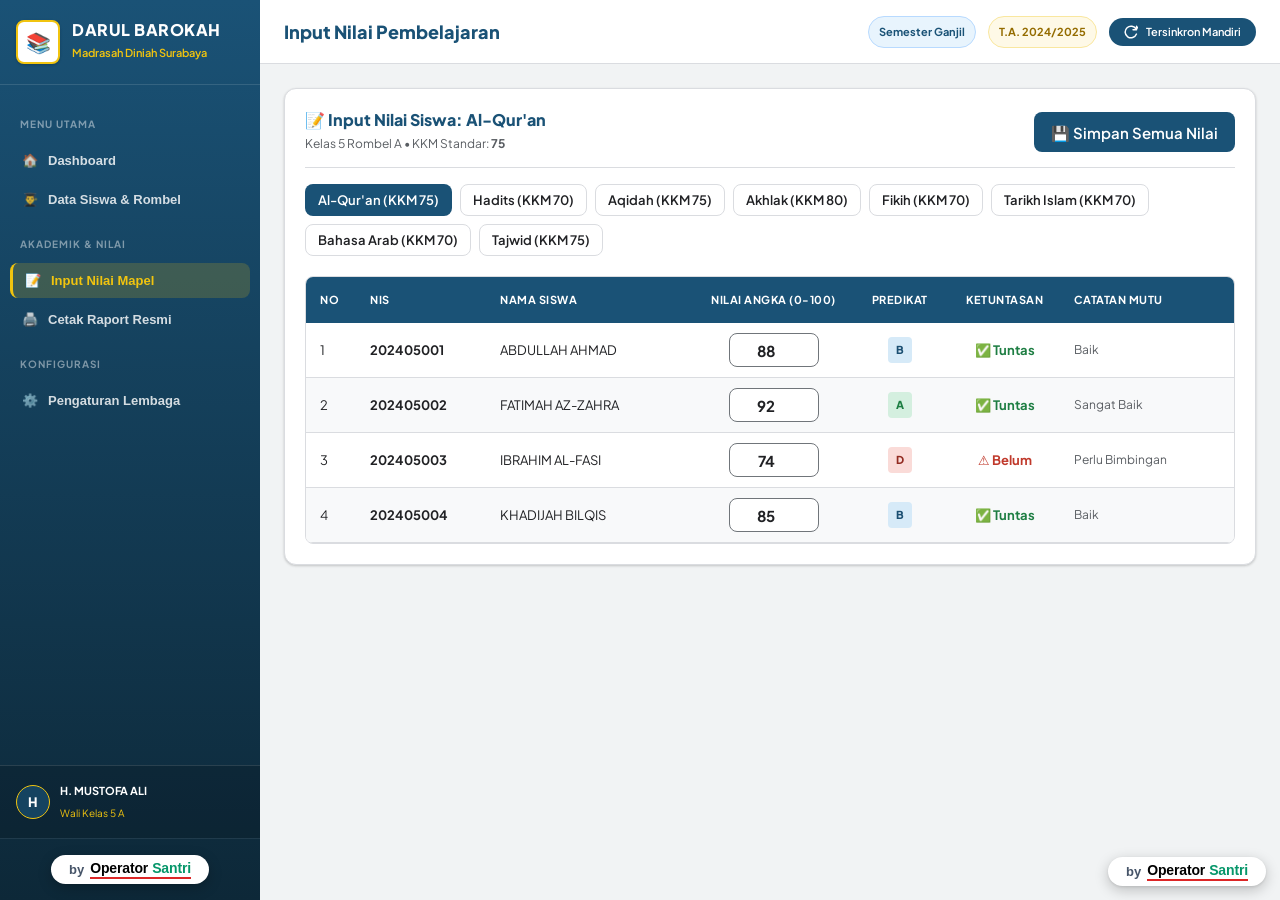
<file: clone/index.html>
<!DOCTYPE html>
<html lang="id">
<head>
  <meta charset="UTF-8" />
  <meta name="viewport" content="width=device-width, initial-scale=1.0" />
  <title>Raport Madrasah Diniah | OperatorSantri Suite (Clean-Room Clone)</title>
  <meta name="description" content="Aplikasi Raport Digital Madrasah Diniah Darul Barokah - Versi Standalone Mandiri" />

  <!-- Favicon: Operator Santri (OS) -->
  <link rel="icon" type="image/svg+xml" href="favicon.svg" />
  <link rel="icon" type="image/svg+xml" href="data:image/svg+xml,%3Csvg xmlns='http://www.w3.org/2000/svg' viewBox='0 0 64 64'%3E%3Cdefs%3E%3ClinearGradient id='bg' x1='0%25' y1='0%25' x2='100%25' y2='100%25'%3E%3Cstop offset='0%25' stop-color='%23047857'/%3E%3Cstop offset='100%25' stop-color='%23064e3b'/%3E%3C/linearGradient%3E%3ClinearGradient id='gd' x1='0%25' y1='0%25' x2='100%25' y2='100%25'%3E%3Cstop offset='0%25' stop-color='%23fbbf24'/%3E%3Cstop offset='100%25' stop-color='%23d97706'/%3E%3C/linearGradient%3E%3C/defs%3E%3Crect width='64' height='64' rx='16' fill='url(%23bg)'/%3E%3Crect x='2' y='2' width='60' height='60' rx='14' fill='none' stroke='url(%23gd)' stroke-width='2.2' stroke-opacity='0.9'/%3E%3Ccircle cx='50' cy='14' r='3.5' fill='url(%23gd)'/%3E%3Ctext x='31' y='44' font-family='system-ui, -apple-system, sans-serif' font-size='32' font-weight='900' letter-spacing='-1.5' text-anchor='middle'%3E%3Ctspan fill='url(%23gd)'%3EO%3C/tspan%3E%3Ctspan fill='%23ffffff'%3ES%3C/tspan%3E%3C/text%3E%3C/svg%3E" />

  <!-- Design Tokens & Component Styles -->
  <link rel="stylesheet" href="tokens.css" />
  <link rel="stylesheet" href="styles.css" />

  <!-- Fonts -->
  <link rel="preconnect" href="https://fonts.googleapis.com" />
  <link rel="preconnect" href="https://fonts.gstatic.com" crossorigin />
  <link href="https://fonts.googleapis.com/css2?family=Amiri:wght@700&family=Plus+Jakarta+Sans:wght@400;500;600;700;800&display=swap" rel="stylesheet" />
</head>
<body>

  <!-- Toast Notification Hub -->
  <div id="toast-container" aria-live="polite"></div>

  <!-- App Shell -->
  <div id="app-root">

    <!-- ─── SIDEBAR NAVIGATION ─── -->
    <aside class="app-sidebar" id="app-sidebar" aria-label="Navigasi Utama">
      <div class="sidebar-brand">
        <div class="brand-icon">📚</div>
        <div class="brand-text">
          <h1>DARUL BAROKAH</h1>
          <p>Madrasah Diniah Surabaya</p>
        </div>
      </div>

      <nav class="sidebar-nav">
        <div class="nav-section-title">Menu Utama</div>
        <button class="nav-link active" data-page="dashboard" onclick="App.navigate('dashboard')">
          <span>🏠</span>
          <span>Dashboard</span>
        </button>
        <button class="nav-link" data-page="siswa" onclick="App.navigate('siswa')">
          <span>👨‍🎓</span>
          <span>Data Siswa & Rombel</span>
        </button>

        <div class="nav-section-title">Akademik & Nilai</div>
        <button class="nav-link" data-page="nilai" onclick="App.navigate('nilai')">
          <span>📝</span>
          <span>Input Nilai Mapel</span>
        </button>
        <button class="nav-link" data-page="cetak" onclick="App.navigate('cetak')">
          <span>🖨️</span>
          <span>Cetak Raport Resmi</span>
        </button>

        <div class="nav-section-title">Konfigurasi</div>
        <button class="nav-link" data-page="settings" onclick="App.navigate('settings')">
          <span>⚙️</span>
          <span>Pengaturan Lembaga</span>
        </button>
      </nav>

      <div class="sidebar-user">
        <div class="user-info">
          <div class="user-avatar" id="sidebar-user-avatar">M</div>
          <div class="user-meta">
            <div class="user-name" id="sidebar-user-name">H. MUSTOFA ALI</div>
            <div class="user-role" id="sidebar-user-role">Wali Kelas 5 A</div>
          </div>
        </div>
      </div>
      <div class="sidebar-brand-badge" style="padding: 16px; border-top: 1px solid rgba(255,255,255,0.08); display: flex; justify-content: center;">
        <a href="https://edu-sch.pages.dev/" target="_blank" rel="noopener noreferrer" class="badge-os-pill" title="Operator Santri Portal">
          <span class="badge-os-by">by</span>
          <span class="badge-os-brand">
            <span class="badge-os-operator">Operator</span>
            <span class="badge-os-santri">Santri</span>
          </span>
        </a>
      </div>
    </aside>

    <!-- ─── MAIN CONTENT VIEWPORT ─── -->
    <main class="app-main">
      <header class="app-topbar">
        <div class="topbar-left">
          <button class="mobile-toggle" onclick="document.getElementById('app-sidebar').classList.toggle('open')" aria-label="Buka Menu">
            ☰
          </button>
          <h2 class="page-title" id="current-page-title">Dashboard Madrasah</h2>
        </div>
        <div class="topbar-right">
          <span class="badge-pill badge-info">Semester Ganjil</span>
          <span class="badge-pill badge-gold">T.A. 2024/2025</span>
          <button class="btn btn-sync" onclick="alert('Data lokal telah terverifikasi sinkron!')" title="Status Sinkronisasi">
            <svg class="spinner-svg" viewBox="0 0 24 24" fill="none" stroke-width="2.5" stroke-linecap="round" stroke-linejoin="round">
              <path d="M21.5 2v6h-6M21.34 15.57a10 10 0 1 1-.57-8.38l5.67-5.67"/>
            </svg>
            <span>Tersinkron Mandiri</span>
          </button>
        </div>
      </header>

      <section class="app-viewport" id="main-viewport">
        <!-- Rendered dynamically by app.js -->
      </section>
    </main>

  </div>

  <!-- ─── Watermark: by Operator Santri ─── -->
  <a href="https://edu-sch.pages.dev/" target="_blank" rel="noopener noreferrer" class="badge-watermark-os" title="Operator Santri Portal">
    <div class="badge-os-pill">
      <span class="badge-os-by">by</span>
      <span class="badge-os-brand">
        <span class="badge-os-operator">Operator</span>
        <span class="badge-os-santri">Santri</span>
      </span>
    </div>
  </a>

  <!-- Application Logic -->
  <script src="data.js"></script>
  <script src="app.js"></script>
</body>
</html>
</file>
<file: clone/tokens.css>
/**
 * Design Tokens CSS: Raport Madrasah Diniah
 * Generated by replica-design
 */

:root {
  /* Color Roles */
  --color-bg: #f1f3f4;
  --color-surface: #ffffff;
  --color-surface-alt: #f8f9fa;
  --color-border: #dadce0;
  --color-border-input: #70757a;
  --color-text: #202124;
  --color-text-muted: #595d62;
  --color-accent: #1a5276;
  --color-accent-hover: #154360;
  --color-on-accent: #ffffff;
  --color-gold: #946c00;
  --color-gold-light: #f1c40f;
  --color-danger: #c0392b;
  --color-success: #1e7e43;
  --color-warning: #855800;

  /* Typography */
  --font-sans: 'Plus Jakarta Sans', 'Segoe UI', system-ui, -apple-system, Roboto, sans-serif;
  --font-arabic: 'Amiri', 'Traditional Arabic', serif;
  --font-mono: ui-monospace, SFMono-Regular, Menlo, Monaco, Consolas, monospace;

  --text-xs: 11px;
  --leading-xs: 16px;
  --text-sm: 13px;
  --leading-sm: 18px;
  --text-base: 15px;
  --leading-base: 22px;
  --text-md: 16px;
  --leading-md: 24px;
  --text-lg: 18px;
  --leading-lg: 26px;
  --text-xl: 22px;
  --leading-xl: 30px;
  --text-display: 30px;
  --leading-display: 36px;

  /* Spacing Scale (4px / 8px Base) */
  --space-0: 0px;
  --space-1: 4px;
  --space-2: 8px;
  --space-3: 12px;
  --space-4: 16px;
  --space-5: 20px;
  --space-6: 24px;
  --space-8: 32px;
  --space-10: 40px;
  --space-12: 48px;
  --space-16: 64px;

  /* Corner Radius */
  --radius-sm: 4px;
  --radius-md: 8px;
  --radius-lg: 12px;
  --radius-xl: 20px;
  --radius-pill: 9999px;

  /* Elevation Shadows */
  --shadow-sm: 0 1px 3px rgba(0, 0, 0, 0.12), 0 1px 2px rgba(0, 0, 0, 0.08);
  --shadow-md: 0 4px 12px rgba(0, 0, 0, 0.15);
  --shadow-lg: 0 8px 24px rgba(0, 0, 0, 0.18);
  --shadow-pop: 0 20px 60px rgba(0, 0, 0, 0.40);

  /* Layout Constants */
  --sidebar-width: 260px;
  --header-height: 64px;

  /* Transitions */
  --motion-fast: 150ms cubic-bezier(0.2, 0.8, 0.2, 1);
  --motion-base: 250ms cubic-bezier(0.2, 0.8, 0.2, 1);
}
</file>
<file: clone/styles.css>
/**
 * Clone Component Stylesheet
 * Built with tokens from tokens.css - 100% Token compliant
 */

*, *::before, *::after {
  box-sizing: border-box;
  margin: 0;
  padding: 0;
}

body {
  font-family: var(--font-sans);
  background-color: var(--color-bg);
  color: var(--color-text);
  font-size: var(--text-base);
  line-height: var(--leading-base);
  min-height: 100vh;
  -webkit-font-smoothing: antialiased;
}

/* ==========================================================================
   APP SHELL LAYOUT
   ========================================================================== */
#app-root {
  display: flex;
  min-height: 100vh;
  position: relative;
}

/* Sidebar */
.app-sidebar {
  width: var(--sidebar-width);
  background: linear-gradient(180deg, var(--color-accent) 0%, #0d2838 100%);
  color: var(--color-on-accent);
  display: flex;
  flex-direction: column;
  position: fixed;
  top: 0;
  left: 0;
  bottom: 0;
  z-index: 40;
  transition: transform var(--motion-base);
}

.sidebar-brand {
  padding: 20px 16px;
  display: flex;
  align-items: center;
  gap: 12px;
  border-bottom: 1px solid rgba(255, 255, 255, 0.12);
}

.brand-icon {
  width: 44px;
  height: 44px;
  border-radius: var(--radius-md);
  background: var(--color-surface);
  border: 2px solid var(--color-gold-light);
  display: flex;
  align-items: center;
  justify-content: center;
  font-size: 20px;
  font-weight: 900;
  color: var(--color-accent);
  box-shadow: var(--shadow-sm);
  flex-shrink: 0;
}

.brand-text h1 {
  font-size: var(--text-md);
  font-weight: 800;
  letter-spacing: 0.5px;
  color: #ffffff;
  line-height: 1.2;
}

.brand-text p {
  font-size: var(--text-xs);
  color: var(--color-gold-light);
  font-weight: 600;
  margin-top: 2px;
}

.sidebar-nav {
  padding: 16px 10px;
  display: flex;
  flex-direction: column;
  gap: 4px;
  flex: 1;
  overflow-y: auto;
}

.nav-section-title {
  font-size: 10px;
  text-transform: uppercase;
  letter-spacing: 1px;
  color: rgba(255, 255, 255, 0.45);
  padding: 12px 10px 4px;
  font-weight: 700;
}

.nav-link {
  display: flex;
  align-items: center;
  gap: 10px;
  padding: 10px 12px;
  border-radius: var(--radius-md);
  color: rgba(255, 255, 255, 0.82);
  text-decoration: none;
  font-size: var(--text-sm);
  font-weight: 600;
  transition: all var(--motion-fast);
  cursor: pointer;
  border: none;
  background: transparent;
  width: 100%;
  text-align: left;
}

.nav-link:hover {
  background: rgba(255, 255, 255, 0.12);
  color: #ffffff;
}

.nav-link.active {
  background: rgba(241, 196, 15, 0.18);
  color: var(--color-gold-light);
  border-left: 3px solid var(--color-gold-light);
}

.sidebar-user {
  padding: 14px 16px;
  border-top: 1px solid rgba(255, 255, 255, 0.12);
  display: flex;
  align-items: center;
  justify-content: space-between;
  background: rgba(0, 0, 0, 0.15);
}

.user-info {
  display: flex;
  align-items: center;
  gap: 10px;
  overflow: hidden;
}

.user-avatar {
  width: 34px;
  height: 34px;
  border-radius: var(--radius-pill);
  background: var(--color-accent-hover);
  border: 1px solid var(--color-gold-light);
  display: flex;
  align-items: center;
  justify-content: center;
  font-weight: 800;
  font-size: 13px;
  color: #fff;
  flex-shrink: 0;
}

.user-meta {
  min-width: 0;
}

.user-name {
  font-size: var(--text-xs);
  font-weight: 700;
  color: #fff;
  white-space: nowrap;
  overflow: hidden;
  text-overflow: ellipsis;
}

.user-role {
  font-size: 10px;
  color: var(--color-gold-light);
}

/* Main Content Area */
.app-main {
  margin-left: var(--sidebar-width);
  flex: 1;
  display: flex;
  flex-direction: column;
  min-height: 100vh;
}

/* Topbar */
.app-topbar {
  height: var(--header-height);
  background: var(--color-surface);
  border-bottom: 1px solid var(--color-border);
  display: flex;
  align-items: center;
  justify-content: space-between;
  padding: 0 24px;
  position: sticky;
  top: 0;
  z-index: 30;
}

.topbar-left {
  display: flex;
  align-items: center;
  gap: 16px;
}

.mobile-toggle {
  display: none;
  background: transparent;
  border: none;
  font-size: 20px;
  cursor: pointer;
  color: var(--color-text);
}

.page-title {
  font-size: var(--text-lg);
  font-weight: 800;
  color: var(--color-accent);
}

.topbar-right {
  display: flex;
  align-items: center;
  gap: 12px;
}

.badge-pill {
  padding: 4px 10px;
  border-radius: var(--radius-pill);
  font-size: var(--text-xs);
  font-weight: 700;
  display: inline-flex;
  align-items: center;
  gap: 6px;
}

.badge-info {
  background: #e8f4fd;
  color: var(--color-accent);
  border: 1px solid #b8daff;
}

.badge-gold {
  background: #fef9e7;
  color: var(--color-gold);
  border: 1px solid #f9e79f;
}

/* Main Viewport */
.app-viewport {
  padding: 24px;
  flex: 1;
}

/* ==========================================================================
   COMPONENT PRIMITIVES
   ========================================================================== */

/* Buttons */
.btn {
  display: inline-flex;
  align-items: center;
  justify-content: center;
  gap: 8px;
  font-family: inherit;
  font-weight: 600;
  border-radius: var(--radius-md);
  border: 1px solid transparent;
  cursor: pointer;
  transition: all var(--motion-fast);
  text-decoration: none;
  line-height: 1;
}

.btn:active { transform: scale(0.98); }
.btn:focus-visible { outline: 2px solid var(--color-accent); outline-offset: 2px; }
.btn:disabled { opacity: 0.6; cursor: not-allowed; }

.btn-sm { height: 32px; padding: 0 12px; font-size: var(--text-sm); }
.btn-md { height: 40px; padding: 0 16px; font-size: var(--text-base); }
.btn-lg { height: 48px; padding: 0 24px; font-size: var(--text-md); font-weight: 700; }

.btn-primary {
  background: var(--color-accent);
  color: var(--color-on-accent);
}
.btn-primary:hover:not(:disabled) {
  background: var(--color-accent-hover);
}

.btn-secondary {
  background: var(--color-surface);
  border-color: var(--color-border);
  color: var(--color-text);
}
.btn-secondary:hover:not(:disabled) {
  background: var(--color-surface-alt);
}

.btn-outline {
  background: transparent;
  border-color: var(--color-border);
  color: var(--color-text);
}
.btn-outline:hover:not(:disabled) {
  background: var(--color-surface);
  border-color: var(--color-accent);
  color: var(--color-accent);
}

.btn-danger {
  background: var(--color-danger);
  color: #fff;
}
.btn-danger:hover:not(:disabled) {
  filter: brightness(0.9);
}

.btn-sync {
  background: var(--color-accent);
  color: #fff;
  border-radius: var(--radius-pill);
  font-size: var(--text-xs);
  padding: 6px 14px;
  height: auto;
}
.btn-sync .spinner-svg {
  width: 14px;
  height: 14px;
  stroke: #ffffff;
}
.btn-sync.is-syncing .spinner-svg {
  animation: spin 0.8s linear infinite;
}

@keyframes spin {
  from { transform: rotate(0deg); }
  to { transform: rotate(360deg); }
}

/* Form Controls */
.form-group {
  display: flex;
  flex-direction: column;
  gap: 6px;
  margin-bottom: 16px;
}

.form-label {
  font-size: var(--text-sm);
  font-weight: 700;
  color: var(--color-text);
}

.form-input, .form-select {
  height: 40px;
  padding: 0 12px;
  border-radius: var(--radius-md);
  border: 1px solid var(--color-border-input);
  background: var(--color-surface);
  color: var(--color-text);
  font-family: inherit;
  font-size: var(--text-base);
  transition: border-color var(--motion-fast), box-shadow var(--motion-fast);
}

.form-input:focus, .form-select:focus {
  outline: none;
  border-color: var(--color-accent);
  box-shadow: 0 0 0 3px rgba(26, 82, 118, 0.15);
}

.form-input.is-dirty {
  box-shadow: 0 0 0 2px var(--color-gold-light);
  border-color: var(--color-gold);
}

/* Card Container */
.card {
  background: var(--color-surface);
  border-radius: var(--radius-lg);
  border: 1px solid var(--color-border);
  box-shadow: var(--shadow-sm);
  padding: 20px;
  margin-bottom: 20px;
}

.card-header {
  display: flex;
  align-items: center;
  justify-content: space-between;
  margin-bottom: 16px;
  border-bottom: 1px solid var(--color-border);
  padding-bottom: 12px;
}

.card-title {
  font-size: var(--text-md);
  font-weight: 800;
  color: var(--color-accent);
}

/* Stat Cards Grid */
.stat-grid {
  display: grid;
  grid-template-columns: repeat(auto-fit, minmax(220px, 1fr));
  gap: 16px;
  margin-bottom: 24px;
}

.stat-card {
  background: var(--color-surface);
  border-radius: var(--radius-lg);
  border: 1px solid var(--color-border);
  box-shadow: var(--shadow-sm);
  padding: 18px 20px;
  display: flex;
  align-items: center;
  gap: 16px;
  transition: transform var(--motion-fast), box-shadow var(--motion-fast);
}

.stat-card:hover {
  transform: translateY(-2px);
  box-shadow: var(--shadow-md);
}

.stat-icon {
  width: 48px;
  height: 48px;
  border-radius: var(--radius-lg);
  background: #ebf5fb;
  color: var(--color-accent);
  display: flex;
  align-items: center;
  justify-content: center;
  font-size: 22px;
  flex-shrink: 0;
}

.stat-number {
  font-size: var(--text-xl);
  font-weight: 800;
  color: var(--color-accent);
  line-height: 1.1;
}

.stat-label {
  font-size: var(--text-xs);
  color: var(--color-text-muted);
  font-weight: 600;
  margin-top: 4px;
}

/* Data Tables */
.table-wrap {
  width: 100%;
  overflow-x: auto;
  border-radius: var(--radius-md);
  border: 1px solid var(--color-border);
}

.data-table {
  width: 100%;
  border-collapse: collapse;
  text-align: left;
  font-size: var(--text-sm);
}

.data-table th {
  background: var(--color-accent);
  color: var(--color-on-accent);
  padding: 12px 14px;
  font-weight: 700;
  font-size: var(--text-xs);
  text-transform: uppercase;
  letter-spacing: 0.5px;
  white-space: nowrap;
}

.data-table td {
  padding: 10px 14px;
  border-bottom: 1px solid var(--color-border);
  vertical-align: middle;
}

.data-table tbody tr:nth-child(even) {
  background: var(--color-surface-alt);
}

.data-table tbody tr:hover {
  background: #f4f8fb;
}

/* Predicate Badges */
.badge-grade {
  display: inline-block;
  font-weight: 800;
  padding: 2px 8px;
  border-radius: var(--radius-sm);
  font-size: 11px;
}
.grade-a { background: #d4efdf; color: #1e7e43; }
.grade-b { background: #d6eaf8; color: #1b4f72; }
.grade-c { background: #fcf3cf; color: #b7950b; }
.grade-d { background: #fadbd8; color: #922b21; }

/* ==========================================================================
   OFFICIAL RAPORT A4 PRINT SHEET
   ========================================================================== */
.raport-sheet {
  background: #ffffff;
  width: 210mm;
  min-height: 297mm;
  padding: 15mm 20mm;
  margin: 0 auto;
  box-shadow: var(--shadow-lg);
  border: 1px solid var(--color-border);
  color: #000000;
  position: relative;
}

.raport-kop {
  text-align: center;
  border-bottom: 3px double #000000;
  padding-bottom: 12px;
  margin-bottom: 16px;
  position: relative;
}

.raport-kop-title {
  font-family: var(--font-arabic);
  font-size: 24px;
  font-weight: 700;
  line-height: 1.2;
}

.raport-kop-sub {
  font-size: 16px;
  font-weight: 800;
  letter-spacing: 1px;
  text-transform: uppercase;
  margin-top: 2px;
}

.raport-kop-addr {
  font-size: 11px;
  color: #333333;
  margin-top: 2px;
}

.raport-meta-grid {
  display: grid;
  grid-template-columns: 1fr 1fr;
  gap: 6px 20px;
  font-size: 12px;
  margin-bottom: 16px;
  line-height: 1.4;
}

.raport-table {
  width: 100%;
  border-collapse: collapse;
  font-size: 12px;
  margin-bottom: 24px;
}

.raport-table th, .raport-table td {
  border: 1px solid #000000;
  padding: 6px 8px;
}

.raport-table th {
  background: #f0f0f0;
  font-weight: 700;
  text-align: center;
}

.raport-signature-grid {
  display: grid;
  grid-template-columns: 1fr 1fr;
  text-align: center;
  margin-top: 32px;
  font-size: 12px;
  break-inside: avoid;
}

.sign-box {
  display: flex;
  flex-direction: column;
  align-items: center;
}

.sign-space {
  height: 60px;
  display: flex;
  align-items: center;
  justify-content: center;
}

.sign-name {
  font-weight: 800;
  text-decoration: underline;
}

/* ==========================================================================
   TOAST NOTIFICATIONS
   ========================================================================== */
#toast-container {
  position: fixed;
  bottom: 20px;
  right: 20px;
  z-index: 10000;
  display: flex;
  flex-direction: column;
  gap: 8px;
}

.toast {
  background: #ffffff;
  color: var(--color-text);
  padding: 10px 16px;
  border-radius: var(--radius-md);
  box-shadow: var(--shadow-md);
  border: 1px solid var(--color-border);
  font-size: var(--text-sm);
  display: flex;
  align-items: center;
  gap: 10px;
  min-width: 260px;
  animation: slideIn 0.25s ease;
}

.toast.success { border-left: 4px solid var(--color-success); }
.toast.error   { border-left: 4px solid var(--color-danger); }
.toast.info    { border-left: 4px solid var(--color-accent); }

@keyframes slideIn {
  from { transform: translateX(100%); opacity: 0; }
  to { transform: translateX(0); opacity: 1; }
}

/* Watermark Pill */
.badge-watermark-os {
  position: fixed;
  bottom: 14px;
  right: 14px;
  z-index: 9999;
  text-decoration: none;
  transition: transform var(--motion-fast);
}
.badge-watermark-os:hover { transform: scale(1.05); }

.badge-watermark-inner {
  background: rgba(255, 255, 255, 0.96);
  backdrop-filter: blur(8px);
  border: 1px solid rgba(226, 232, 240, 0.95);
  box-shadow: var(--shadow-md);
  padding: 6px 14px;
  border-radius: var(--radius-pill);
  display: inline-flex;
  align-items: center;
  gap: 6px;
  font-size: 12px;
  font-weight: 800;
}

/* Print CSS */
@media print {
  body { background: #ffffff !important; }
  .app-sidebar, .app-topbar, .btn, .badge-watermark-os, .filter-controls {
    display: none !important;
  }
  .app-main { margin-left: 0 !important; }
  .app-viewport { padding: 0 !important; }
  .raport-sheet {
    box-shadow: none !important;
    border: none !important;
    padding: 0 !important;
    width: 100% !important;
  }
  @page {
    size: A4 portrait;
    margin: 15mm 20mm;
  }
}

/* Responsive Mobile */
@media (max-width: 900px) {
  .app-sidebar {
    transform: translateX(-100%);
  }
  .app-sidebar.open {
    transform: translateX(0);
  }
  .app-main {
    margin-left: 0;
  }
  .mobile-toggle {
    display: block;
  }
  .raport-sheet {
    width: 100%;
    min-height: auto;
    padding: 16px;
  }
}


/* ── Universal Operator Santri Pill Badge (Brand Identity) ── */
.sidebar-brand-wrapper {
  margin-top: 14px;
  display: flex;
  justify-content: center;
  width: 100%;
}

.badge-os-pill {
  background: #ffffff;
  padding: 6px 18px;
  border-radius: 9999px;
  display: inline-flex;
  align-items: center;
  gap: 6px;
  box-shadow: 0 4px 14px rgba(0, 0, 0, 0.22), 0 1px 3px rgba(0, 0, 0, 0.1);
  text-decoration: none;
  transition: transform 0.2s cubic-bezier(0.16, 1, 0.3, 1), box-shadow 0.2s ease;
  font-family: -apple-system, BlinkMacSystemFont, "Segoe UI", Roboto, "Helvetica Neue", Arial, sans-serif;
  user-select: none;
  cursor: pointer;
}

.badge-os-pill:hover {
  transform: translateY(-1px) scale(1.04);
  box-shadow: 0 6px 20px rgba(0, 0, 0, 0.28);
}

.badge-os-by {
  color: #475569;
  font-weight: 600;
  font-size: 13px;
  line-height: 1;
}

.badge-os-brand {
  border-bottom: 2.5px solid #dc2626;
  padding-bottom: 2px;
  margin-bottom: -1px;
  display: inline-flex;
  align-items: center;
  gap: 4px;
  line-height: 1;
}

.badge-os-operator {
  color: #000000;
  font-weight: 900;
  font-size: 14px;
  letter-spacing: -0.01em;
}

.badge-os-santri {
  color: #059669;
  font-weight: 900;
  font-size: 14px;
  letter-spacing: -0.01em;
}
</file>
